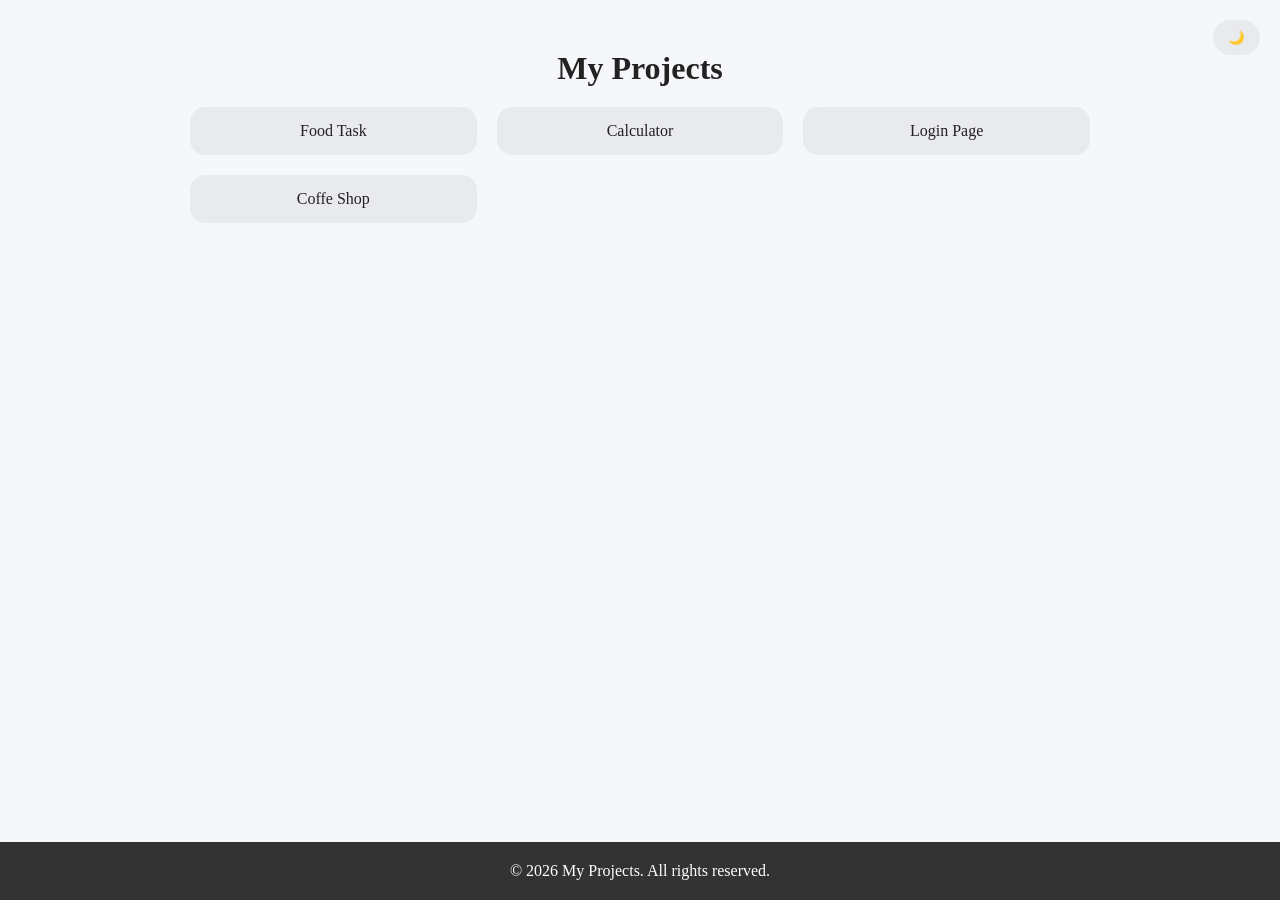
<file: index.html>
<!DOCTYPE html>
<html lang="en">

<head>
    <meta charset="UTF-8">
    <meta name="viewport" content="width=device-width, initial-scale=1.0">
    <title>Document</title>
    <link rel="stylesheet" href="./project.css">
</head>
<body>
    <button class="toggle-btn" onclick="toggleMode()">🌙</button>
    <div class="container">
        <h1>My Projects</h1>
        <a href="./food task/index.html">Food Task</a>
        <a href="./Calculator/calculator.html">Calculator</a>
        <a href="./Registartion page/registration.html">Login Page</a>
        <a href="./Coffe/coffe.html">Coffe Shop</a>
    </div>
    <footer>
        <div class="footer-content">
            <p>&copy; 2026 My Projects. All rights reserved.</p>
        </div>
    </footer>
    <script>
        function toggleMode() {
            document.body.classList.toggle("dark");

            let btn = document.querySelector(".toggle-btn");

            if (document.body.classList.contains("dark")) {
                btn.textContent = "☀️";
                localStorage.setItem("theme", "dark");  
            } else {
                btn.textContent = "🌙";
                localStorage.setItem("theme", "light");  
            }
        }
        window.onload = function () {
            let savedTheme = localStorage.getItem("theme");

            if (savedTheme === "dark") {
                document.body.classList.add("dark");
                document.querySelector(".toggle-btn").textContent = "☀️";
            }
        }

    </script>
</body>

</html>
</file>
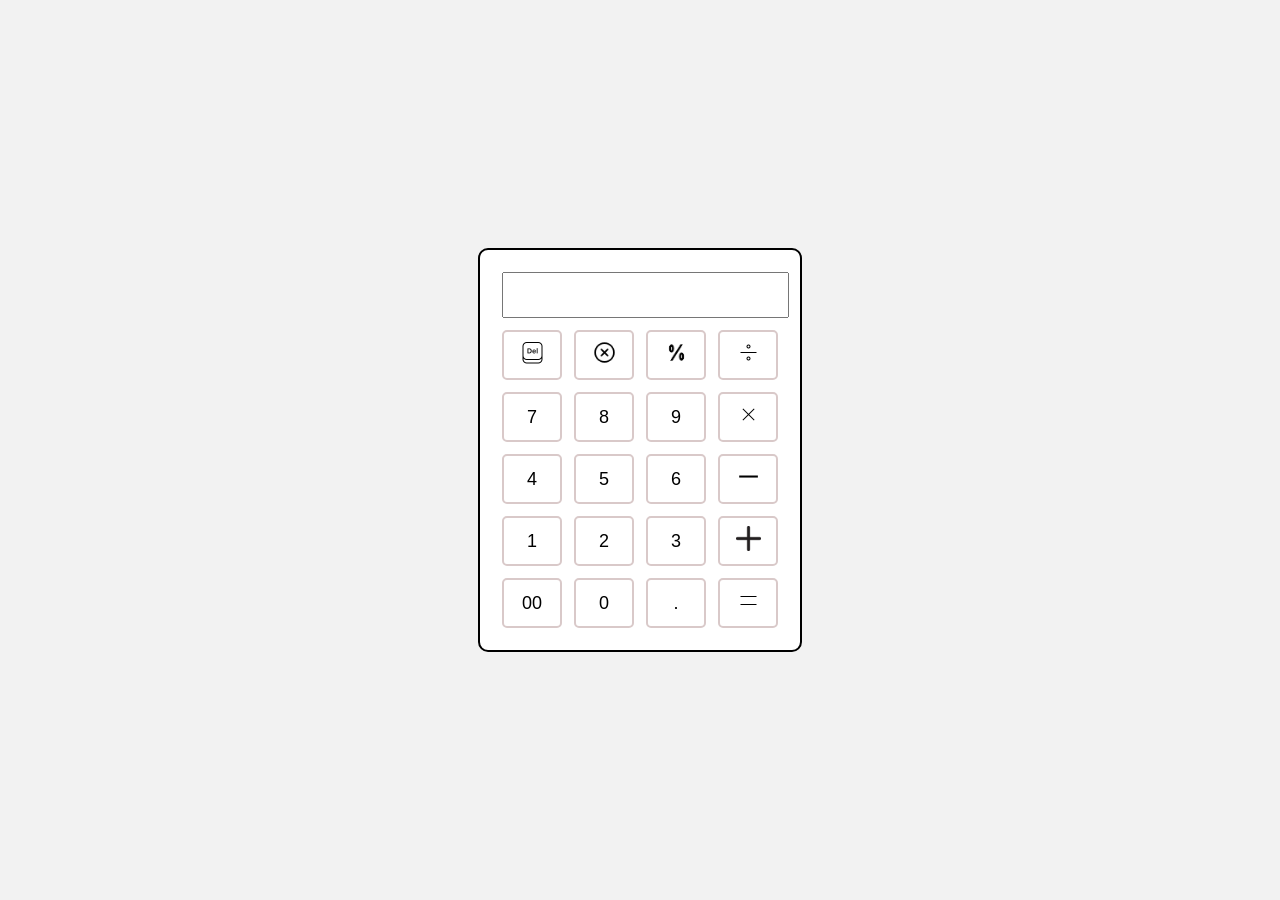
<file: Calculator/calculator.html>
<!DOCTYPE html>
<html lang="en">

<head>
    <meta charset="UTF-8">
    <meta name="viewport" content="width=device-width, initial-scale=1.0">
    <title>Calculator</title>
    <link rel="stylesheet" href="cal.css">
</head>

<body>

    <table>
    <tr>
        <td colspan="4"><input type="text" id="input"></td>
    </tr>

    <tr>
        <td><button><img src="./images/delet.png"></button></td>
        <td><button><img src="./images/icons8-cancel-32.png"></button></td>
        <td><button><img src="./images/persentage.png"></button></td>
        <td><button><img src="./images/icons8-divide-50.png"></button></td>
    </tr>

    <tr>
        <td><button>7</button></td>
        <td><button>8</button></td>
        <td><button>9</button></td>
        <td><button><img src="./images/icons8-multiply-50.png"></button></td>
    </tr>

    <tr>
        <td><button>4</button></td>
        <td><button>5</button></td>
        <td><button>6</button></td>
        <td><button><img src="./images/icons8-minus-24.png"></button></td>
    </tr>

    <tr>
        <td><button>1</button></td>
        <td><button>2</button></td>
        <td><button>3</button></td>
        <td><button><img src="./images/pluse.png"></button></td>
    </tr>

    <tr>
        <td><button>00</button></td>
        <td><button>0</button></td>
        <td><button>.</button></td>
        <td><button><img src="./images/icons8-equal-sign-50.png"></button></td>
    </tr>
</table>

<script src="add.js"></script>
</body>

</html>
</file>
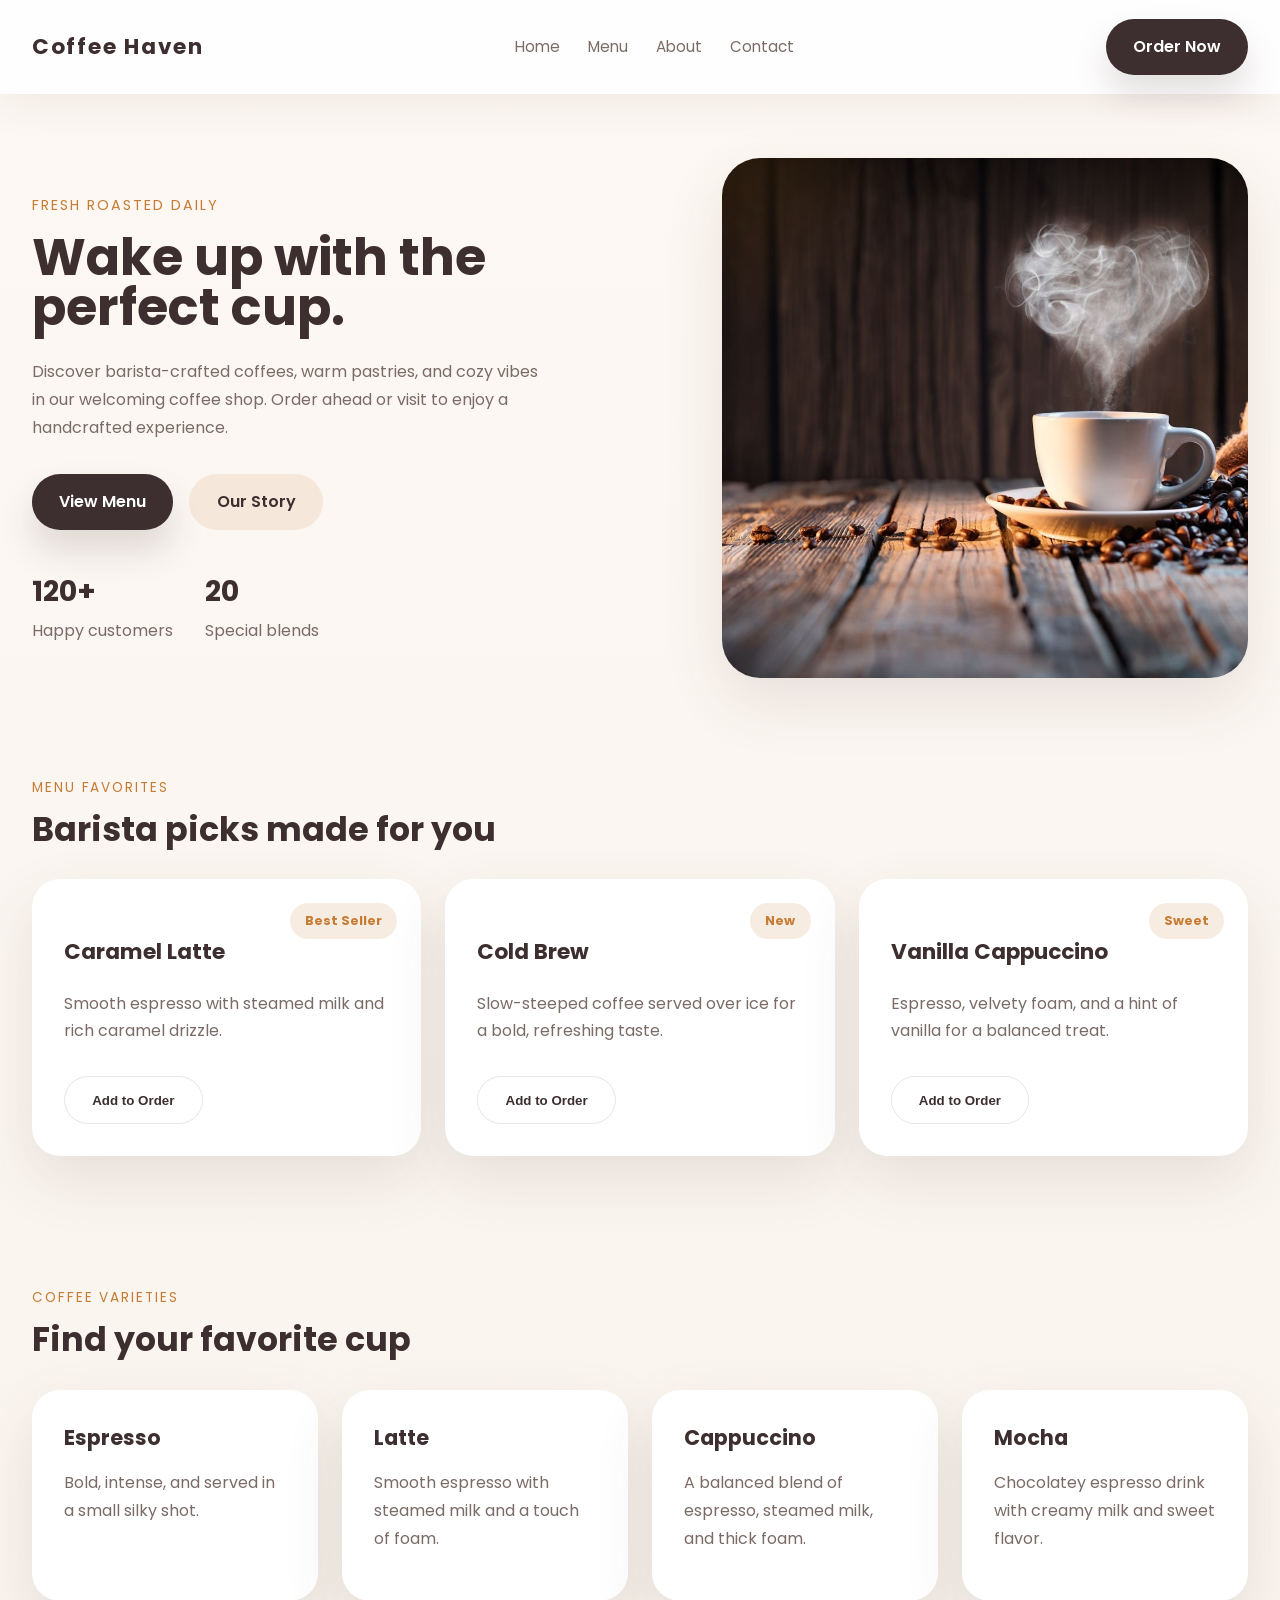
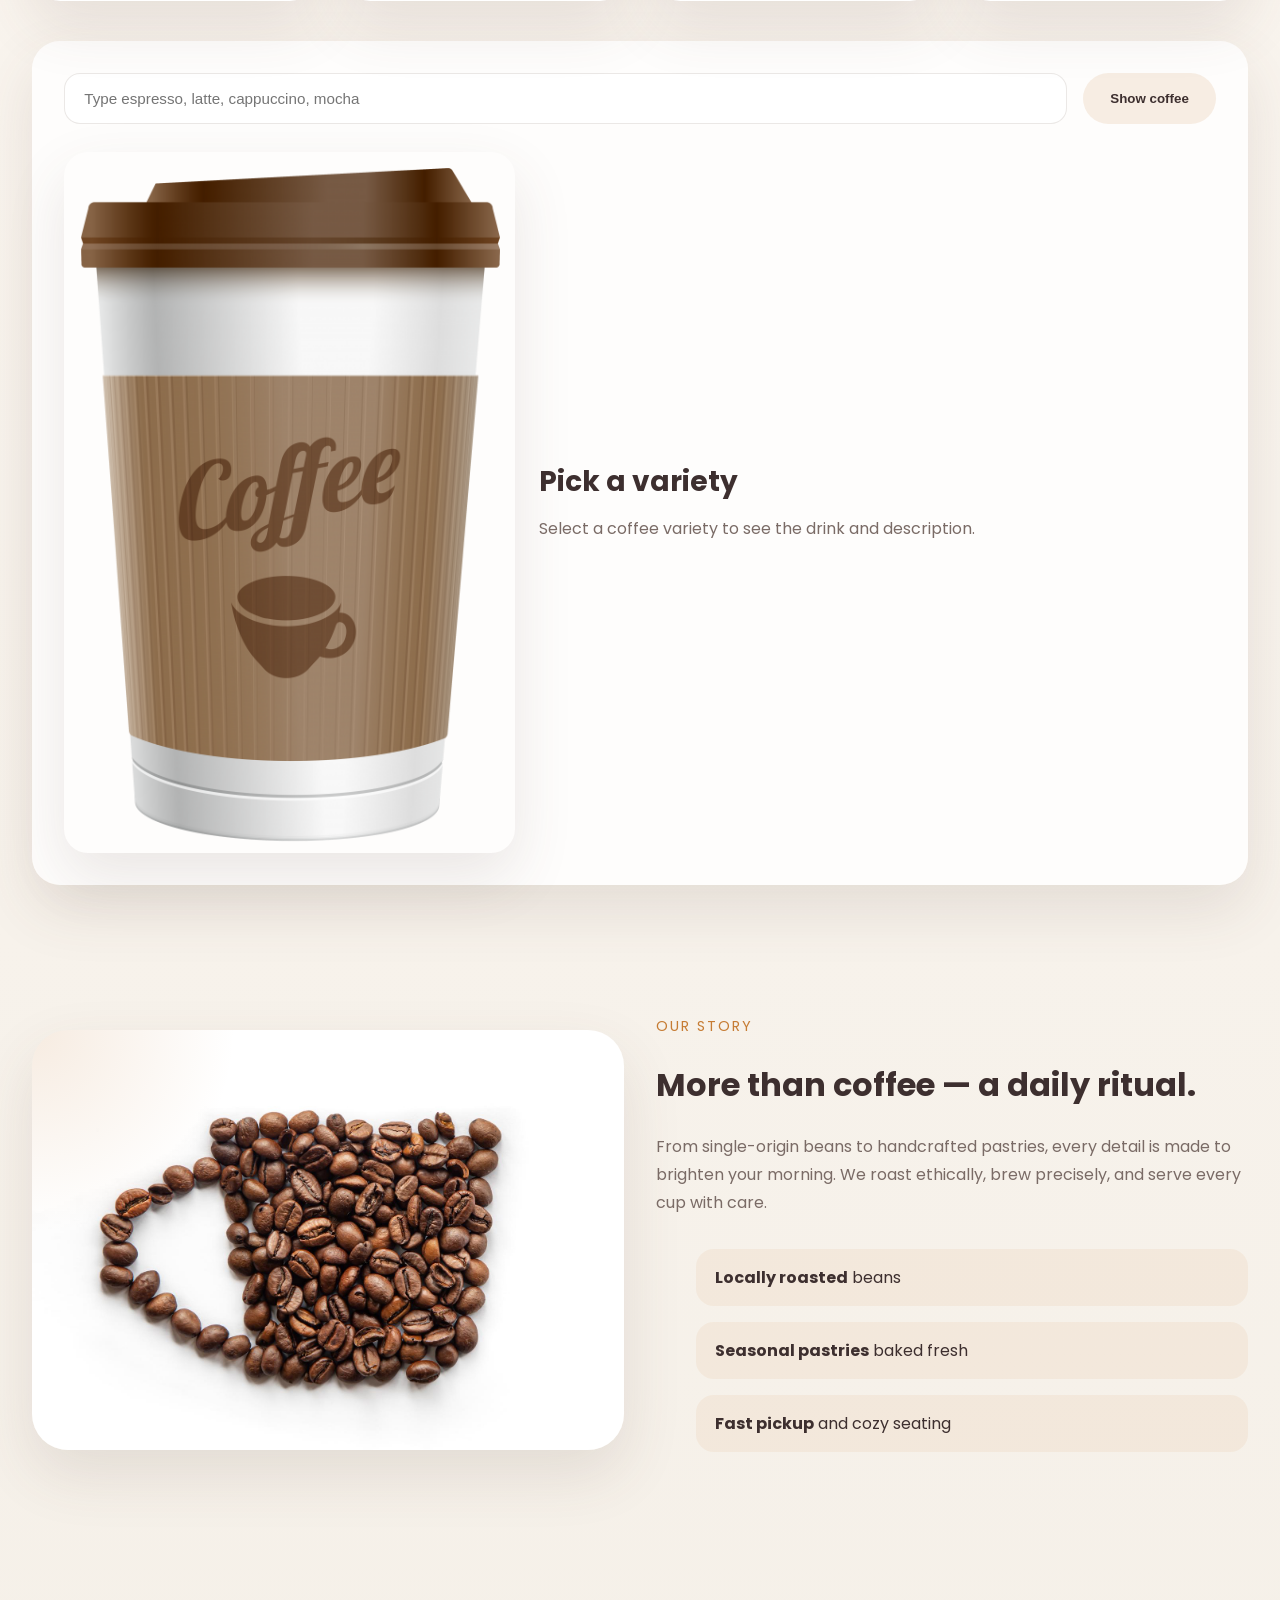
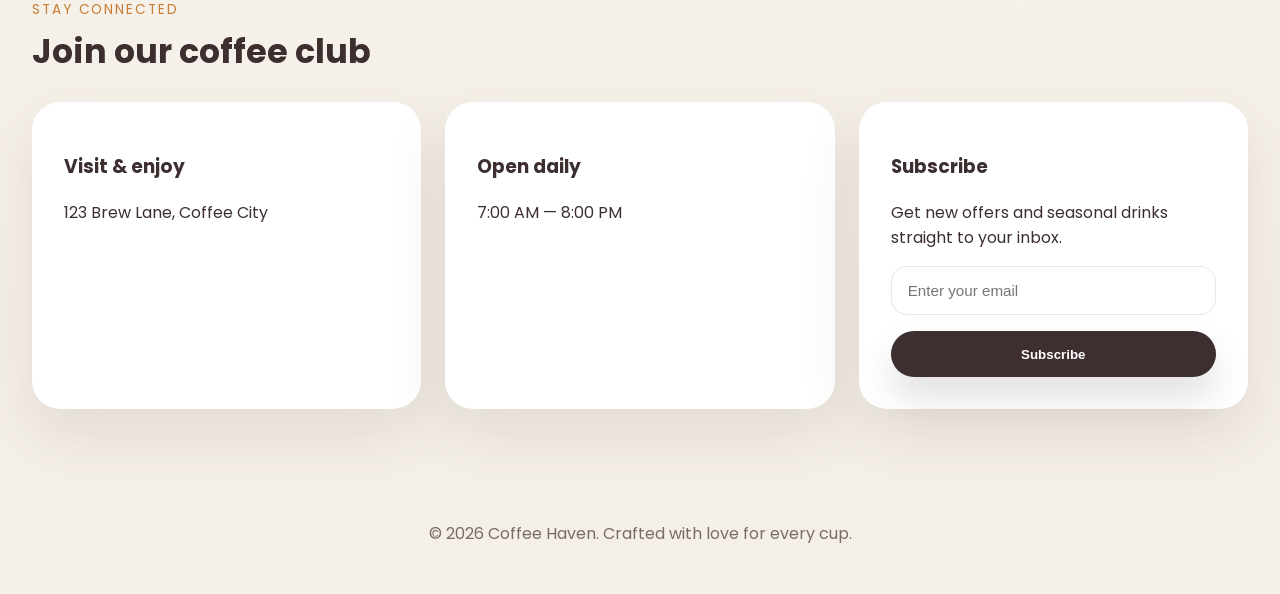
<file: Coffe/transition.html>
<!DOCTYPE html>
<html lang="en">
<head>
    <meta charset="UTF-8">
    <meta name="viewport" content="width=device-width, initial-scale=1.0">
    <title>Coffee Shop Experience</title>
    <link rel="stylesheet" href="transition.css">
</head>
<body>
    <header class="site-header">
        <div class="brand">Coffee Haven</div>
        <button class="mobile-menu-button" aria-label="Toggle menu">☰</button>
        <nav class="nav-links">
            <a href="#home">Home</a>
            <a href="#menu">Menu</a>
            <a href="#about">About</a>
            <a href="#contact">Contact</a>
        </nav>
        <a class="btn btn-primary" href="#order">Order Now</a>
    </header>

    <section class="hero" id="home">
        <div class="hero-copy">
            <span class="eyebrow">Fresh roasted daily</span>
            <h1>Wake up with the perfect cup.</h1>
            <p>Discover barista-crafted coffees, warm pastries, and cozy vibes in our welcoming coffee shop. Order ahead or visit to enjoy a handcrafted experience.</p>
            <div class="hero-actions">
                <a class="btn btn-primary" href="#menu">View Menu</a>
                <a class="btn btn-secondary" href="#about">Our Story</a>
            </div>
            <div class="hero-stats">
                <div>
                    <strong>120+</strong>
                    <span>Happy customers</span>
                </div>
                <div>
                    <strong>20</strong>
                    <span>Special blends</span>
                </div>
            </div>
        </div>
        <div class="hero-image" aria-hidden="true"></div>
    </section>

    <section class="menu-section" id="menu">
        <div class="section-heading">
            <span>Menu favorites</span>
            <h2>Barista picks made for you</h2>
        </div>
        <div class="menu-grid">
            <article class="menu-card">
                <div class="menu-badge">Best Seller</div>
                <h3>Caramel Latte</h3>
                <p>Smooth espresso with steamed milk and rich caramel drizzle.</p>
                <button class="btn btn-tertiary order-btn" data-item="Caramel Latte">Add to Order</button>
            </article>
            <article class="menu-card">
                <div class="menu-badge">New</div>
                <h3>Cold Brew</h3>
                <p>Slow-steeped coffee served over ice for a bold, refreshing taste.</p>
                <button class="btn btn-tertiary order-btn" data-item="Cold Brew">Add to Order</button>
            </article>
            <article class="menu-card">
                <div class="menu-badge">Sweet</div>
                <h3>Vanilla Cappuccino</h3>
                <p>Espresso, velvety foam, and a hint of vanilla for a balanced treat.</p>
                <button class="btn btn-tertiary order-btn" data-item="Vanilla Cappuccino">Add to Order</button>
            </article>
        </div>
    </section>

    <section class="types-section" id="types">
        <div class="section-heading">
            <span>Coffee varieties</span>
            <h2>Find your favorite cup</h2>
        </div>
        <div class="types-grid">
            <article class="type-card" data-coffee="Espresso">
                <h3>Espresso</h3>
                <p>Bold, intense, and served in a small silky shot.</p>
            </article>
            <article class="type-card" data-coffee="Latte">
                <h3>Latte</h3>
                <p>Smooth espresso with steamed milk and a touch of foam.</p>
            </article>
            <article class="type-card" data-coffee="Cappuccino">
                <h3>Cappuccino</h3>
                <p>A balanced blend of espresso, steamed milk, and thick foam.</p>
            </article>
            <article class="type-card" data-coffee="Mocha">
                <h3>Mocha</h3>
                <p>Chocolatey espresso drink with creamy milk and sweet flavor.</p>
            </article>
        </div>
        <div class="coffee-input-panel">
            <div class="coffee-input-row">
                <input id="coffee-search" type="text" placeholder="Type espresso, latte, cappuccino, mocha">
                <button id="coffee-preview-btn" class="btn btn-secondary">Show coffee</button>
            </div>
            <div class="coffee-preview" id="coffee-preview">
                <img id="coffee-preview-image" src="./Images/Coffe.png" alt="Coffee preview">
                <div class="coffee-preview-copy">
                    <h3 id="coffee-preview-name">Pick a variety</h3>
                    <p id="coffee-preview-description">Select a coffee variety to see the drink and description.</p>
                </div>
            </div>
        </div>
    </section>

    <section class="about-section" id="about">
        <div class="about-image"></div>
        <div class="about-copy">
            <span class="eyebrow">Our story</span>
            <h2>More than coffee — a daily ritual.</h2>
            <p>From single-origin beans to handcrafted pastries, every detail is made to brighten your morning. We roast ethically, brew precisely, and serve every cup with care.</p>
            <ul class="about-list">
                <li><strong>Locally roasted</strong> beans</li>
                <li><strong>Seasonal pastries</strong> baked fresh</li>
                <li><strong>Fast pickup</strong> and cozy seating</li>
            </ul>
        </div>
    </section>

    <section class="contact-section" id="contact">
        <div class="section-heading">
            <span>Stay connected</span>
            <h2>Join our coffee club</h2>
        </div>
        <div class="contact-grid">
            <div class="contact-card">
                <h3>Visit & enjoy</h3>
                <p>123 Brew Lane, Coffee City</p>
            </div>
            <div class="contact-card">
                <h3>Open daily</h3>
                <p>7:00 AM — 8:00 PM</p>
            </div>
            <div class="contact-card newsletter-card">
                <h3>Subscribe</h3>
                <p>Get new offers and seasonal drinks straight to your inbox.</p>
                <form id="subscribe-form">
                    <input type="email" name="email" placeholder="Enter your email" required>
                    <button class="btn btn-primary" type="submit">Subscribe</button>
                </form>
            </div>
        </div>
    </section>

    <footer class="site-footer">
        <p>© 2026 Coffee Haven. Crafted with love for every cup.</p>
    </footer>

    <div class="notification" aria-live="polite"></div>

    <script src="transition.js"></script>
</body>
</html>
</file>
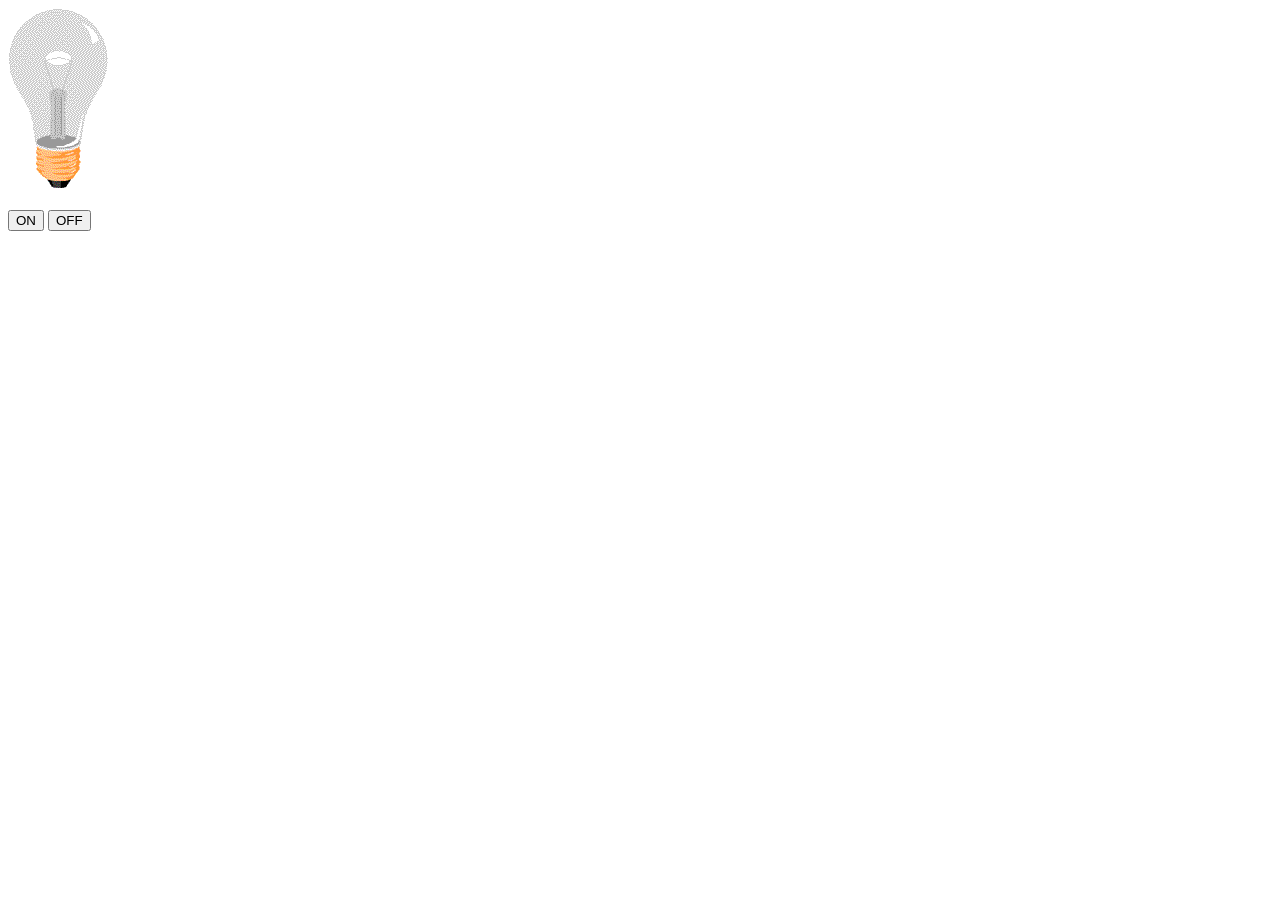
<file: Javascript/buld.html>
<!DOCTYPE html>
<html lang="en">
<head>
    <meta charset="UTF-8">
    <meta name="viewport" content="width=device-width, initial-scale=1.0">
    <title>Document</title>
    <style>

    </style>
</head>
<body>
        <img src="off.png" class="of" id="bof" alt="">
        <br><br>
        <button onclick="on()">ON</button>
        <button onclick="off()">OFF</button>

        <script>
            let bof = document.getElementById("bof");

            function on(){

                    bof.src =  "on.jpg";

                } 
            function off(){

                        bof.src = "off.png";
                        
                }
        </script>
</body>
</html>
</file>
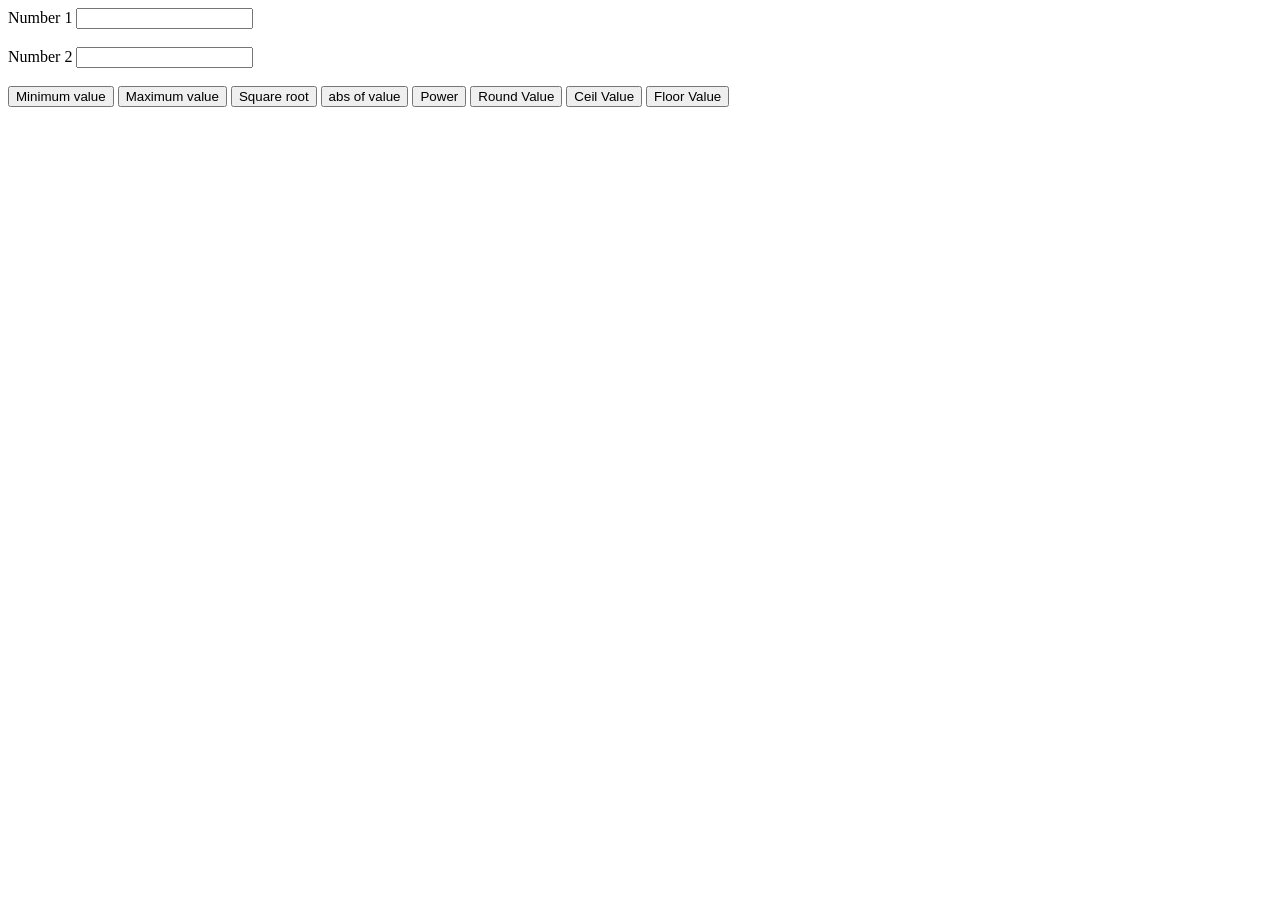
<file: Javascript/math.html>
<!DOCTYPE html>
<html lang="en">

<head>
    <meta charset="UTF-8">
    <meta name="viewport" content="width=device-width, initial-scale=1.0">
    <title>Math Function</title>
</head>

<body>
    Number 1
    <input type="number" id="num1"><br><br>

    Number 2
    <input type="number" id="num2"><br><br>

    <button onclick="min()">Minimum value</button>
    <button onclick="max()">Maximum value</button>
    <button onclick="sqrt()">Square root</button>
    <button onclick="abs()">abs of value</button>
    <button onclick="pow()">Power</button>
    <button onclick="round()">Round Value</button>
    <button onclick="ceil()">Ceil Value</button>
    <button onclick="floor()">Floor Value</button>
    <script>
        let a;
        let b;
        function min() {
            parseInt(num1)
            parseInt(num2)

            a = document.getElementById("num1").value;
            b = document.getElementById("num2").value;

            document.write("Minimum Value is :" + Math.min(a, b));
        }
        function max() {
            parseInt(num1)
            parseInt(num2)

            a = document.getElementById("num1").value;
            b = document.getElementById("num2").value;

            document.write("Maximum value is :" + Math.max(a, b));
        }

        function sqrt() {
            parseInt(num1)
            parseInt(num2)

            a = document.getElementById("num1").value;
            b = document.getElementById("num2").value;

            document.write("Square root Number 1 value is :" + Math.sqrt(a));
            document.write("<br><br>Square root Number 2 value is :" + Math.sqrt(b));
        }

        function abs() {
            parseInt(num1)
            parseInt(num2)

            a = document.getElementById("num1").value;
            b = document.getElementById("num2").value;

            document.write("Positive value of Number 1 value is :" + Math.abs(a));
            document.write("<br><br>Positive value of Number 2 value is :" + Math.abs(b));
        }

        function pow() {
            parseInt(num1)
            parseInt(num2)

            a = document.getElementById("num1").value;
            b = document.getElementById("num2").value;

            document.write(a + "\t\tpower\t\t" + b + "\t\t:", Math.pow(a, b));
        }

        function round() {
            parseInt(num1)
            parseInt(num2)

            a = document.getElementById("num1").value;
            b = document.getElementById("num2").value;

            document.write("The Number 1 round value is :", Math.round(a));
            document.write("<br><br>The Number 2 round value is :", Math.round(b));
        }

        function ceil() {
            parseInt(num1)
            parseInt(num2)

            a = document.getElementById("num1").value;
            b = document.getElementById("num2").value;

            document.write("The number 1 Ceil value is :", Math.ceil(a));
            document.write("<br><br>The number 2 Ceil value is :", Math.ceil(b));
        }

        function floor() {
            parseInt(num1)
            parseInt(num2)

            a = document.getElementById("num1").value;
            b = document.getElementById("num2").value;

            document.write("The number 1 Ceil value is :", Math.floor(a));
            document.write("<br><br>The number 2 Ceil value is :", Math.floor(b));
        }


    </script>
</body>

</html>
</file>
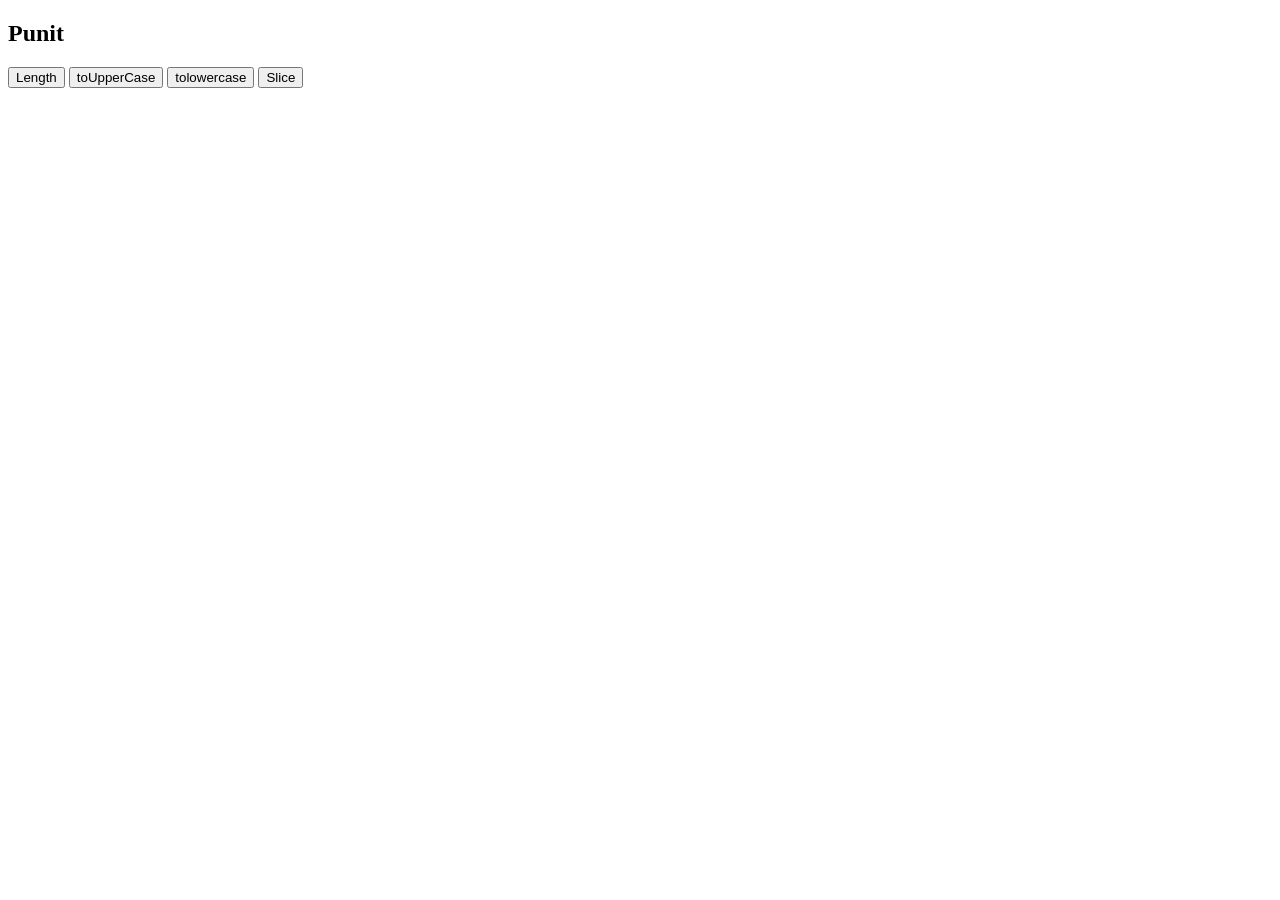
<file: Javascript/string.html>
<!DOCTYPE html>
<html lang="en">
<head>
    <meta charset="UTF-8">
    <meta name="viewport" content="width=device-width, initial-scale=1.0">
    <title>Document</title>
    
</head>
<body>
    <h2 id="punit">Punit</h2>
    <button onclick="length()">Length</button>
    <button onclick="uc()">toUpperCase</button>
    <button onclick="lc()">tolowercase</button>
    <button onclick="slice()">Slice</button>
    <script>

       function length(){
        let text = document.getElementById("punit").innerText;
        document.write(text.length);
       }

       function uc(){
        let text = document.getElementById("punit").innerText;
        document.write(text.toUpperCase());
       }

        function lc(){
        let text = document.getElementById("punit").innerText;
        document.write(text.toLowerCase());
       }

       function slice(){
        let text = document.getElementById("punit").innerText;
        document.write(text.slice());
       }

    </script>
</body>
</html>
</file>
<file: project.css>
:root {
    --bg: #f5f7fa;
    --text: #222;
    --card: rgba(0, 0, 0, 0.05);
    --hover: #764ba2;
}
*{
    margin: 0;
    padding: 0;
    box-sizing: border-box;
}

body.dark {
    --bg: #1e1e2f;
    --text: #ffffff;
    --card: rgba(255, 255, 255, 0.1);
    --hover: #ffd369;
}

body {
    background: var(--bg);
    color: var(--text);
    transition: 0.3s;
}

.container {
    display: grid;
    grid-template-columns: repeat(auto-fit, minmax(220px, 1fr));
    gap: 20px;
    width: 100%;
    max-width: 900px;
    margin: 50px auto;
}

h1 {
    grid-column: 1 / -1;
    text-align: center;
}

a {
    text-decoration: none;
    text-align: center;
    padding: 15px;
    background: var(--card);
    color: var(--text);
    border-radius: 15px;
    transition: 0.3s;
}

a:hover {
    background: var(--hover);
    color: white;
}

.toggle-btn {
    position: absolute;
    top: 20px;
    right: 20px;
    padding: 10px 15px;
    border: none;
    border-radius: 20px;
    cursor: pointer;
    background: var(--card);
    color: var(--text);
    font-weight: bold;
}

@media (max-width: 768px) {
    .container {
        gap: 15px;
        margin: 50px auto;
    }

    a {
        padding: 12px;
    }

    h1 {
        font-size: 1.8rem;
    }

    .footer-content {
        padding: 0 10px;
    }
}

@media (max-width: 480px) {
    a {
        font-size: 14px;
        padding: 12px;
    }

    h1 {
        font-size: 1.5rem;
    }

    .footer-content {
        padding: 0 10px;
    }
}

footer {
    background-color: #333;
    color: white;
    text-align: center;
    padding: 20px 0;
    position: fixed;
    width: 100%;
    bottom: 0;
}
</file>
<file: Calculator/cal.css>
body {
    display: flex;
    justify-content: center;
    align-items: center;
    height: 100vh;
    background-color: #f2f2f2;
    margin: 0;
}

table {
    border: 2px solid black;
    border-radius: 10px;
    padding: 15px;
    background-color: white;
}

td {
    padding: 5px;
}


#input {
    width: 100%;
    height: 40px;
    font-size: 20px;
    text-align: right;
    padding-right: 5px;
    cursor: pointer;
}


button {
    width: 60px;
    height: 50px;
    font-size: 18px;
    border-radius: 5px;
    border: 2px solid rgb(217, 201, 201) ;
    cursor: pointer;
    background-color: white;
}


button:hover {
    background-color: red;
}


button img {
    width: 25px;
    height: 25px;
}
</file>
<file: Coffe/transition.css>
@import url('https://fonts.googleapis.com/css2?family=Poppins:wght@300;400;500;600;700&display=swap');

:root {
    --bg: #f4efe7;
    --surface: #ffffff;
    --text: #3d2f2f;
    --muted: #7a6b66;
    --accent: #c67c34;
    --accent-soft: rgba(198, 124, 52, 0.12);
    --shadow: 0 24px 60px rgba(93, 66, 55, 0.12);
    --radius: 28px;
}

* {
    box-sizing: border-box;
}

html, body {
    margin: 0;
    padding: 0;
    font-family: 'Poppins', sans-serif;
    background: linear-gradient(180deg, #fdf8f3 0%, #f4efe7 100%);
    color: var(--text);
}

body {
    min-height: 100vh;
}

a {
    color: inherit;
    text-decoration: none;
}

.site-header {
    position: sticky;
    top: 0;
    z-index: 10;
    display: flex;
    align-items: center;
    justify-content: space-between;
    gap: 1rem;
    padding: 1.2rem 2rem;
    background: rgba(255, 255, 255, 0.85);
    backdrop-filter: blur(14px);
    box-shadow: 0 10px 40px rgba(93, 66, 55, 0.08);
}

.brand {
    font-size: 1.35rem;
    font-weight: 700;
    letter-spacing: 0.08em;
}

.nav-links {
    display: flex;
    align-items: center;
    gap: 1.75rem;
}

.nav-links a {
    font-size: 0.95rem;
    color: var(--muted);
    transition: color 0.25s ease;
}

.nav-links a:hover {
    color: var(--text);
}

.mobile-menu-button {
    display: none;
    border: none;
    background: transparent;
    font-size: 1.4rem;
    cursor: pointer;
}

.btn {
    display: inline-flex;
    align-items: center;
    justify-content: center;
    border: none;
    border-radius: 999px;
    padding: 0.95rem 1.7rem;
    font-weight: 600;
    cursor: pointer;
    transition: transform 0.25s ease, box-shadow 0.25s ease, background-color 0.25s ease;
}

.btn:hover {
    transform: translateY(-1px);
}

.btn-primary {
    background: var(--text);
    color: #fff;
    box-shadow: 0 20px 35px rgba(61, 47, 47, 0.15);
}

.btn-secondary {
    background: var(--accent-soft);
    color: var(--text);
}

.btn-tertiary {
    background: transparent;
    color: var(--text);
    border: 1px solid rgba(61, 47, 47, 0.12);
}

.hero {
    display: grid;
    grid-template-columns: 1.1fr 0.9fr;
    gap: 3rem;
    align-items: center;
    padding: 4rem 2rem 2rem;
}

.hero-copy {
    max-width: 620px;
}

.eyebrow {
    display: inline-block;
    margin-bottom: 1rem;
    font-size: 0.9rem;
    color: var(--accent);
    letter-spacing: 0.14em;
    text-transform: uppercase;
}

.hero h1 {
    margin: 0;
    font-size: clamp(3rem, 4vw, 4.5rem);
    line-height: 0.98;
}

.hero p {
    margin: 1.6rem 0 2rem;
    max-width: 520px;
    line-height: 1.75;
    color: var(--muted);
}

.hero-actions {
    display: flex;
    gap: 1rem;
    flex-wrap: wrap;
}

.hero-stats {
    display: flex;
    gap: 2rem;
    margin-top: 2.5rem;
}

.hero-stats div {
    display: grid;
    gap: 0.35rem;
}

.hero-stats strong {
    font-size: 1.8rem;
}

.hero-stats span {
    color: var(--muted);
}

.hero-image {
    min-height: 520px;
    border-radius: 38px;
    background: radial-gradient(circle at top left, rgba(198,124,52,0.19), transparent 24%),
        url('./Images/background.jpg') center/cover no-repeat;
    box-shadow: var(--shadow);
}

.section-heading {
    max-width: 650px;
    margin-bottom: 2rem;
}

.section-heading span {
    color: var(--accent);
    letter-spacing: 0.14em;
    text-transform: uppercase;
    font-size: 0.85rem;
}

.section-heading h2 {
    margin-top: 0.8rem;
    font-size: clamp(2rem, 2.6vw, 3rem);
    line-height: 1.08;
}

.menu-section,
.about-section,
.contact-section {
    padding: 4rem 2rem;
}

.menu-grid {
    display: grid;
    grid-template-columns: repeat(3, minmax(0, 1fr));
    gap: 1.5rem;
}

.menu-card,
.type-card {
    position: relative;
    padding: 2rem;
    border-radius: var(--radius);
    background: var(--surface);
    box-shadow: var(--shadow);
    overflow: hidden;
    transition: transform 0.35s ease, box-shadow 0.35s ease, background-color 0.35s ease;
    cursor: pointer;
}

.menu-card:hover,
.type-card:hover {
    transform: translateY(-10px);
    box-shadow: 0 28px 60px rgba(93, 66, 55, 0.2);
    background: #fff7f0;
}

.coffee-input-panel {
    margin-top: 2.5rem;
    padding: 2rem;
    border-radius: var(--radius);
    background: rgba(255, 255, 255, 0.85);
    box-shadow: var(--shadow);
}

.coffee-input-row {
    display: flex;
    gap: 1rem;
    flex-wrap: wrap;
    margin-bottom: 1.75rem;
}

.coffee-input-row input {
    flex: 1;
    min-width: 220px;
    padding: 1rem 1.2rem;
    border: 1px solid rgba(93, 66, 55, 0.12);
    border-radius: 16px;
    font-size: 0.95rem;
}

.coffee-preview {
    display: grid;
    grid-template-columns: 1fr 1.5fr;
    gap: 1.5rem;
    align-items: center;
}

.coffee-preview img {
    width: 100%;
    border-radius: 24px;
    min-height: 240px;
    object-fit: cover;
    box-shadow: var(--shadow);
}

.coffee-preview-copy h3 {
    margin: 0 0 0.75rem;
    font-size: 1.75rem;
}

.coffee-preview-copy p {
    margin: 0;
    line-height: 1.8;
    color: var(--muted);
}

.menu-badge {
    position: absolute;
    top: 1.5rem;
    right: 1.5rem;
    padding: 0.55rem 0.95rem;
    border-radius: 999px;
    background: rgba(198, 124, 52, 0.14);
    color: var(--accent);
    font-size: 0.8rem;
    font-weight: 700;
}

.menu-card h3 {
    margin-top: 1.5rem;
    font-size: 1.35rem;
}

.menu-card p {
    margin: 1rem 0 2rem;
    color: var(--muted);
    line-height: 1.7;
}

.types-section {
    padding: 4rem 2rem;
}

.types-grid {
    display: grid;
    grid-template-columns: repeat(4, minmax(0, 1fr));
    gap: 1.5rem;
}

.type-card h3 {
    margin: 0;
    font-size: 1.3rem;
}

.type-card p {
    margin-top: 1rem;
    color: var(--muted);
    line-height: 1.75;
}

.about-section {
    display: grid;
    grid-template-columns: 1fr 1fr;
    gap: 2rem;
    align-items: center;
}

.about-image {
    min-height: 420px;
    border-radius: 36px;
    background: radial-gradient(circle at top left, rgba(198,124,52,0.15), transparent 28%),
        url('./Images/beans.jpg') center/cover no-repeat;
    box-shadow: var(--shadow);
}

.about-copy h2 {
    margin: 0.5rem 0 1.5rem;
    font-size: clamp(2rem, 2.5vw, 3rem);
}

.about-copy p {
    margin-bottom: 2rem;
    color: var(--muted);
    line-height: 1.75;
}

.about-list {
    list-style: none;
    display: grid;
    gap: 1rem;
}

.about-list li {
    background: rgba(198, 124, 52, 0.08);
    border-radius: 18px;
    padding: 1rem 1.2rem;
    color: var(--text);
}

.contact-grid {
    display: grid;
    grid-template-columns: 1fr 1fr 1fr;
    gap: 1.5rem;
}

.contact-card,
.newsletter-card {
    padding: 2rem;
    border-radius: var(--radius);
    background: var(--surface);
    box-shadow: var(--shadow);
}

.newsletter-card form {
    display: grid;
    gap: 1rem;
    margin-top: 1rem;
}

.newsletter-card input {
    width: 100%;
    padding: 0.95rem 1rem;
    border: 1px solid rgba(93, 66, 55, 0.12);
    border-radius: 16px;
    font-size: 0.95rem;
}

.site-footer {
    padding: 2rem;
    text-align: center;
    color: var(--muted);
}

.notification {
    position: fixed;
    left: 50%;
    bottom: 1.5rem;
    transform: translateX(-50%) translateY(100%);
    padding: 1rem 1.5rem;
    border-radius: 999px;
    background: rgba(61, 47, 47, 0.92);
    color: #fff;
    opacity: 0;
    pointer-events: none;
    transition: opacity 0.3s ease, transform 0.3s ease;
}

.notification.visible {
    opacity: 1;
    transform: translateX(-50%) translateY(0);
}
@media (max-width: 1024px) {
    .hero,
    .about-section,
    .types-section {
        grid-template-columns: 1fr;
    }

    .menu-grid,
    .types-grid,
    .contact-grid {
        grid-template-columns: 1fr 1fr;
    }
}

@media (max-width: 720px) {
    .site-header {
        flex-wrap: wrap;
        padding: 1rem 1rem;
    }

    .nav-links {
        display: none;
        width: 100%;
        flex-direction: column;
        gap: 1rem;
        padding-top: 1rem;
    }

    .nav-links.open {
        display: flex;
    }

    .mobile-menu-button {
        display: inline-flex;
    }

    .hero {
        padding-top: 2rem;
    }

    .menu-grid,
    .contact-grid {
        grid-template-columns: 1fr;
    }
}
</file>
